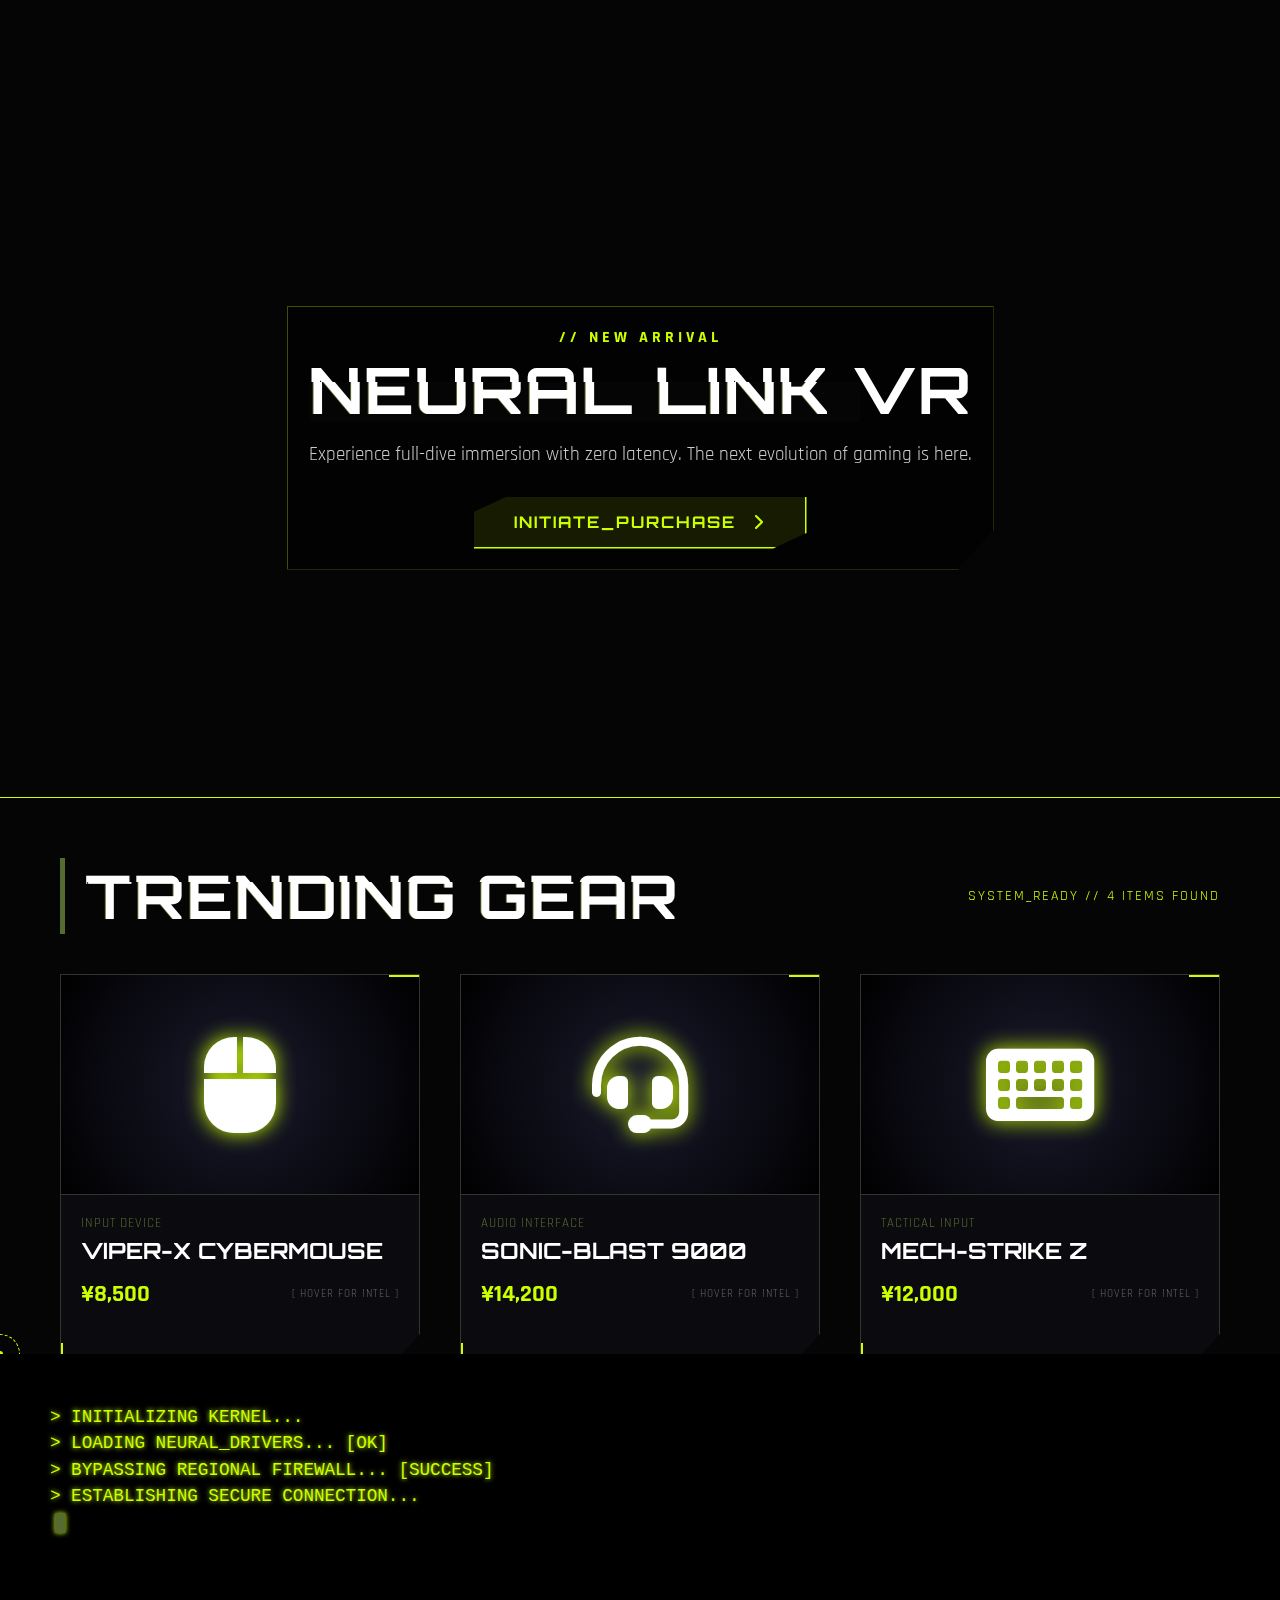
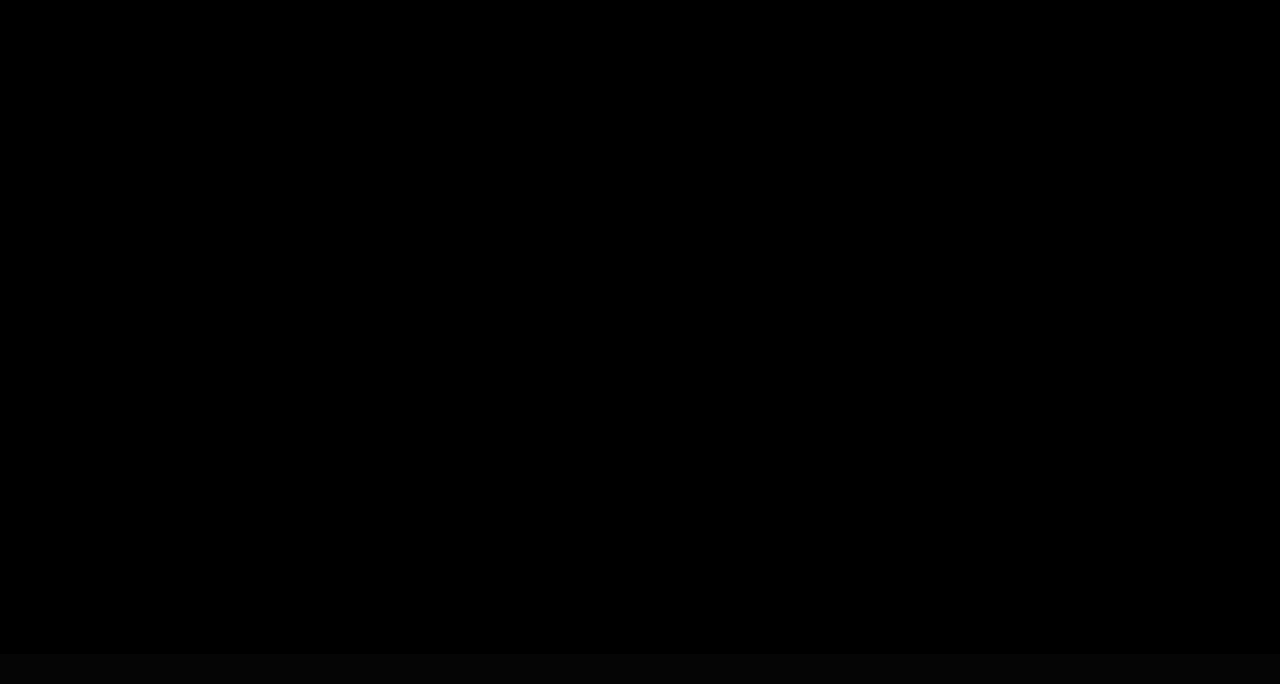
<file: index.html>
<!DOCTYPE html>
<html lang="en">
<head>
    <meta charset="UTF-8">
    <meta name="viewport" content="width=device-width, initial-scale=1.0">
    <title>GLITCH STORE // 2077 // ULTIMATE</title>
    <link href="https://fonts.googleapis.com/css2?family=Orbitron:wght@400;700;900&family=Rajdhani:wght@300;500;700&display=swap" rel="stylesheet">
    <link rel="stylesheet" href="https://cdnjs.cloudflare.com/ajax/libs/font-awesome/6.4.0/css/all.min.css">
    <link rel="stylesheet" href="style.css">
</head>
<body>

    <div class="cursor-outer"></div>
    <div class="cursor-inner"></div>

    <div id="boot-screen">
        <div class="boot-terminal">
            <div id="boot-text"></div>
            <div class="cursor-block">█</div>
        </div>
    </div>

    <canvas id="neural-canvas"></canvas>
    <div class="scanline-overlay"></div>

    <nav class="navbar reveal">
        <div class="brand glitch-text" data-text="GLITCH_STORE">GLITCH_STORE</div>
        <div class="nav-links">
            <a href="#" class="nav-link">HOME</a>
            <a href="#" class="nav-link">ARMORY</a>
            <a href="#" class="nav-link">CYBERNETICS</a>
            <a href="#" class="nav-link">SUPPORT</a>
        </div>
    </nav>

    <header class="hero reveal">
        <div class="hero-content">
            <h4 style="color: var(--neon-highlight); letter-spacing: 4px; margin-bottom: 10px;">// NEW ARRIVAL</h4>
            <h1 class="glitch-text" data-text="NEURAL LINK VR">NEURAL LINK VR</h1>
            <p>Experience full-dive immersion with zero latency. The next evolution of gaming is here.</p>
            <a href="#" class="cyber-btn" onclick="addToCart('Neural Link VR')">
                INITIATE_PURCHASE <i class="fas fa-chevron-right" style="margin-left: 10px;"></i>
            </a>
        </div>
    </header>

    <div class="container">
        <div class="section-title reveal">
            <h2 class="glitch-text" data-text="TRENDING GEAR">TRENDING GEAR</h2>
            <span>SYSTEM_READY // 4 ITEMS FOUND</span>
        </div>

        <div class="product-grid">
            
            <div class="product-card-container reveal">
                <div class="product-card-inner">
                    <div class="product-card-front">
                        <span class="tech-line tl-top-right"></span>
                        <span class="tech-line tl-bottom-left"></span>
                        <div class="card-image-container">
                            <i class="fas fa-mouse"></i>
                        </div>
                        <div class="card-details">
                            <div class="card-category">Input Device</div>
                            <h3 class="card-title">Viper-X CyberMouse</h3>
                            <div class="card-price-row">
                                <span class="price">¥8,500</span>
                                <span class="hover-hint">[ HOVER FOR INTEL ]</span>
                            </div>
                        </div>
                    </div>
                    <div class="product-card-back">
                        <h3 class="back-title">// TECH_SPECS</h3>
                        <ul class="spec-list">
                            <li><span>SENSOR:</span> Neural-Link V2</li>
                            <li><span>DPI:</span> 24,000 (Overclocked)</li>
                            <li><span>WEIGHT:</span> 45g Carbon Fiber</li>
                            <li><span>SWITCHES:</span> Optical 0.2ms</li>
                        </ul>
                        <div class="action-area">
                            <a href="#" class="cyber-btn-secondary" onclick="addToCart('Viper-X CyberMouse')">ADD TO CART <i class="fas fa-cart-plus"></i></a>
                        </div>
                    </div>
                </div>
            </div>

            <div class="product-card-container reveal">
                <div class="product-card-inner">
                    <div class="product-card-front">
                        <span class="tech-line tl-top-right"></span>
                        <span class="tech-line tl-bottom-left"></span>
                        <div class="card-image-container">
                            <i class="fas fa-headset"></i>
                        </div>
                        <div class="card-details">
                            <div class="card-category">Audio Interface</div>
                            <h3 class="card-title">Sonic-Blast 9000</h3>
                            <div class="card-price-row">
                                <span class="price">¥14,200</span>
                                <span class="hover-hint">[ HOVER FOR INTEL ]</span>
                            </div>
                        </div>
                    </div>
                    <div class="product-card-back">
                        <h3 class="back-title">// TECH_SPECS</h3>
                        <ul class="spec-list">
                            <li><span>DRIVER:</span> 50mm Graphene</li>
                            <li><span>AUDIO:</span> 7.1 Spatial AI</li>
                            <li><span>MIC:</span> Retractable / Noise-Canceling</li>
                            <li><span>BATTERY:</span> 80hr Nuclear-Cell</li>
                        </ul>
                        <div class="action-area">
                            <a href="#" class="cyber-btn-secondary" onclick="addToCart('Sonic-Blast 9000')">ADD TO CART <i class="fas fa-cart-plus"></i></a>
                        </div>
                    </div>
                </div>
            </div>

            <div class="product-card-container reveal">
                <div class="product-card-inner">
                    <div class="product-card-front">
                        <span class="tech-line tl-top-right"></span>
                        <span class="tech-line tl-bottom-left"></span>
                        <div class="card-image-container">
                            <i class="fas fa-keyboard"></i>
                        </div>
                        <div class="card-details">
                            <div class="card-category">Tactical Input</div>
                            <h3 class="card-title">Mech-Strike Z</h3>
                            <div class="card-price-row">
                                <span class="price">¥12,000</span>
                                <span class="hover-hint">[ HOVER FOR INTEL ]</span>
                            </div>
                        </div>
                    </div>
                    <div class="product-card-back">
                        <h3 class="back-title">// TECH_SPECS</h3>
                        <ul class="spec-list">
                            <li><span>SWITCH:</span> Purple Opto-Mechanical</li>
                            <li><span>CHASSIS:</span> Aircraft Aluminum</li>
                            <li><span>KEYCAPS:</span> Double-shot PBT</li>
                            <li><span>POLLING:</span> 8000Hz HyperPolling</li>
                        </ul>
                        <div class="action-area">
                            <a href="#" class="cyber-btn-secondary" onclick="addToCart('Mech-Strike Z')">ADD TO CART <i class="fas fa-cart-plus"></i></a>
                        </div>
                    </div>
                </div>
            </div>

            <div class="product-card-container reveal">
                <div class="product-card-inner">
                    <div class="product-card-front">
                        <span class="tech-line tl-top-right"></span>
                        <span class="tech-line tl-bottom-left"></span>
                        <div class="card-image-container">
                            <i class="fas fa-gamepad"></i>
                        </div>
                        <div class="card-details">
                            <div class="card-category">Controller</div>
                            <h3 class="card-title">Dual-Shock Titan</h3>
                            <div class="card-price-row">
                                <span class="price">¥9,900</span>
                                <span class="hover-hint">[ HOVER FOR INTEL ]</span>
                            </div>
                        </div>
                    </div>
                    <div class="product-card-back">
                        <h3 class="back-title">// TECH_SPECS</h3>
                        <ul class="spec-list">
                            <li><span>HAPTICS:</span> HD Rumble Motors</li>
                            <li><span>TRIGGERS:</span> Adaptive Resistance</li>
                            <li><span>GRIP:</span> Sweat-Resistant Bio-Mesh</li>
                            <li><span>CONNECT:</span> 2.4GHz / Bluetooth 5.2</li>
                        </ul>
                        <div class="action-area">
                            <a href="#" class="cyber-btn-secondary" onclick="addToCart('Dual-Shock Titan')">ADD TO CART <i class="fas fa-cart-plus"></i></a>
                        </div>
                    </div>
                </div>
            </div>

        </div>
    </div>

    <footer class="reveal">
        <div class="theme-selector">
            <p style="margin-bottom:10px; font-size:0.8rem; letter-spacing: 2px;">SYSTEM_THEME_OVERRIDE:</p>
            <button class="theme-btn theme-green" onclick="setTheme('green')" title="NETRUNNER (Default)"></button>
            <button class="theme-btn theme-red" onclick="setTheme('red')" title="ARASAKA (Aggressive)"></button>
            <button class="theme-btn theme-blue" onclick="setTheme('blue')" title="CORPO (Cool)"></button>
        </div>

        <div class="socials">
            <a href="#"><i class="fab fa-discord"></i></a>
            <a href="#"><i class="fab fa-whatsapp"></i></a>
            <a href="#"><i class="fab fa-instagram"></i></a>
            <a href="#"><i class="fab fa-facebook"></i></a>
        </div>
        <p>&copy; 2077 GLITCH_STORE SYSTEMS. ALL RIGHTS RESERVED.</p>
        <p style="font-size: 0.8rem; color: #444; margin-top: 10px;">TERMINAL_ID: #8849-XJ</p>
    </footer>

    <div class="hud-status-panel">
        <div class="hud-row">
            <span class="hud-label">STATUS:</span>
            <span class="hud-value blink-text" style="color: var(--neon-primary)">ONLINE</span>
        </div>
        <div class="hud-row">
            <span class="hud-label">LOG:</span>
            <span class="hud-value" id="system-log" style="font-size: 0.8rem; color: #fff;">Scanning...</span>
        </div>
        <div class="hud-row">
            <span class="hud-label">NETRUNNERS:</span>
            <span class="hud-value" id="netrunner-count">8,402</span>
        </div>
        <div class="hud-row">
            <span class="hud-label">PING:</span>
            <span class="hud-value" id="ping-count">12ms</span>
        </div>
    </div>

    <script src="script.js"></script>
</body>
</html>
</file>
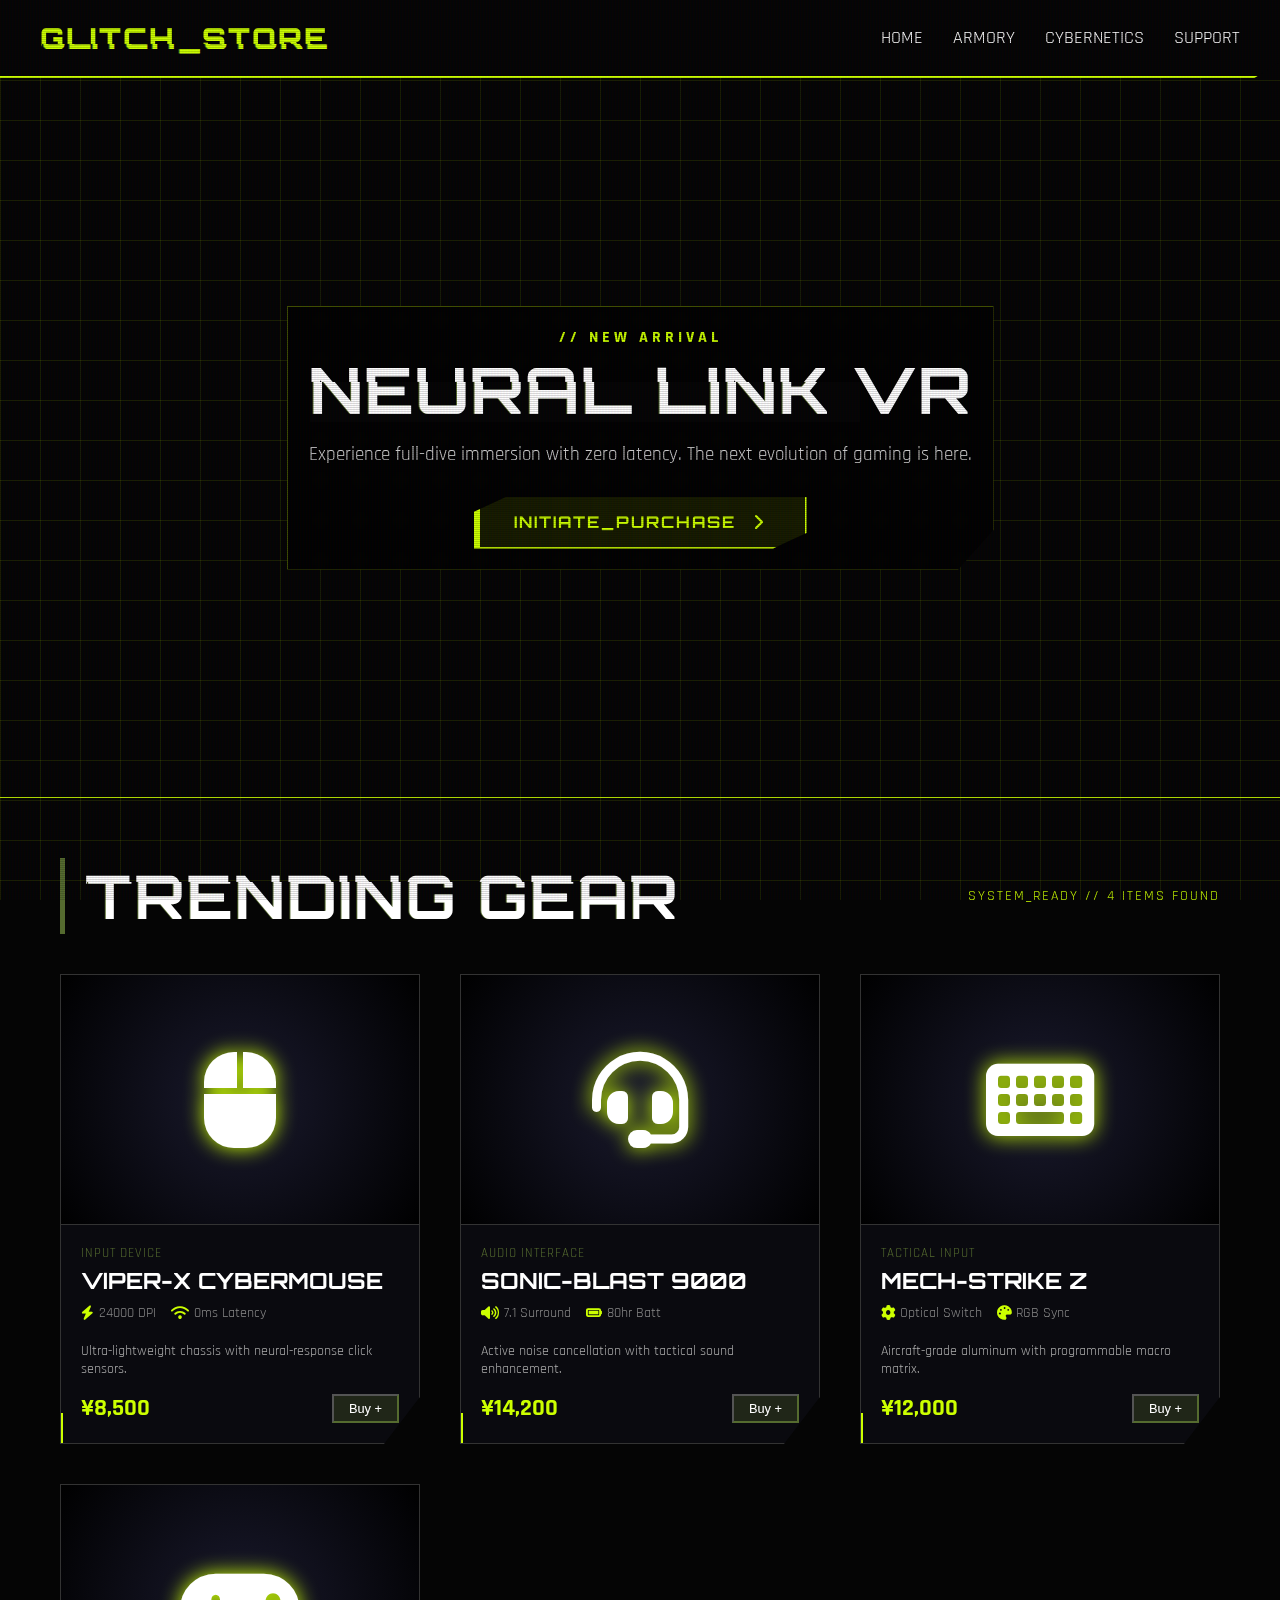
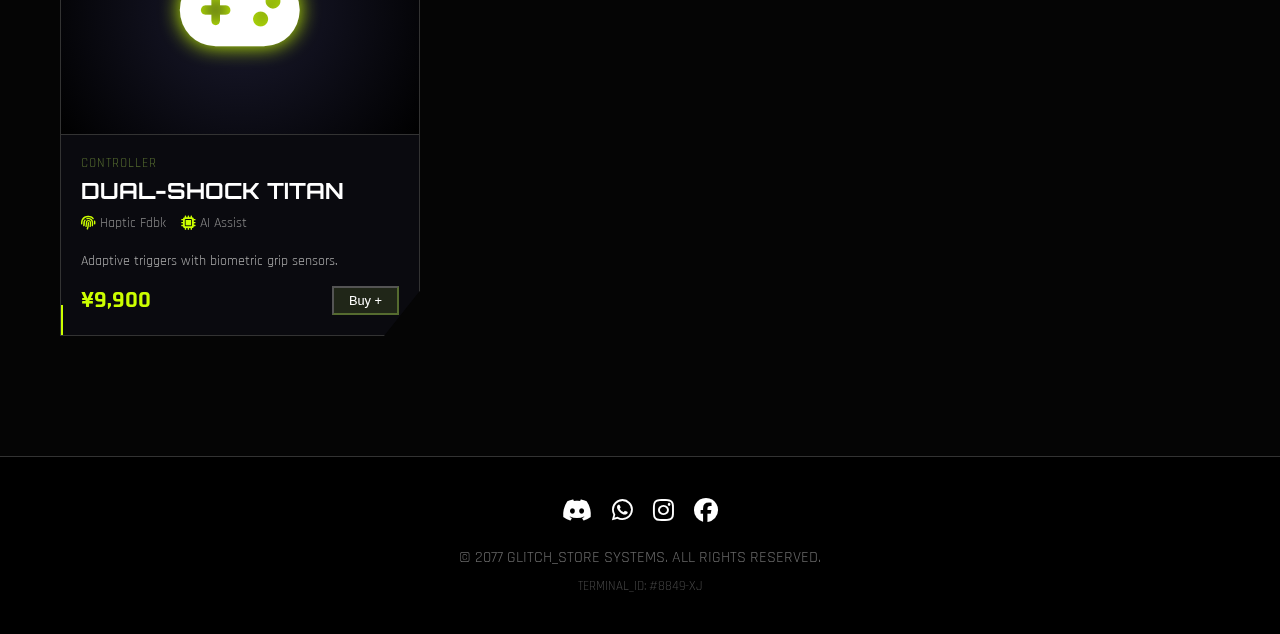
<file: Glitch store/index.html>
<!DOCTYPE html>
<html lang="en">
<head>
    <meta charset="UTF-8">
    <meta name="viewport" content="width=device-width, initial-scale=1.0">
    <title>GLITCH STORE // 2077</title>
    <link href="https://fonts.googleapis.com/css2?family=Orbitron:wght@400;700;900&family=Rajdhani:wght@300;500;700&display=swap" rel="stylesheet">
    <link rel="stylesheet" href="https://cdnjs.cloudflare.com/ajax/libs/font-awesome/6.4.0/css/all.min.css">
    
    <style>
        :root {
            /* NEW COLORS */
            --neon-primary: #CCFF00;  /* Previously Cyan */
            --neon-secondary: #556B2F; /* Previously Pink */
            --neon-highlight: #CCFF00; /* Previously Green */
            
            --cyber-black: #050505;
            --cyber-dark: #0a0a0f;
            --cyber-gray: #1a1a2e;
            /* Updated grid color to match #CCFF00 (204, 255, 0) */
            --grid-color: rgba(204, 255, 0, 0.1); 
        }

        * {
            box-sizing: border-box;
            margin: 0;
            padding: 0;
        }

        body {
            background-color: var(--cyber-black);
            color: #fff;
            font-family: 'Rajdhani', sans-serif;
            overflow-x: hidden;
            position: relative;
        }

        /* --- CRT Scanline Overlay --- */
        body::before {
            content: " ";
            display: block;
            position: fixed;
            top: 0;
            left: 0;
            bottom: 0;
            right: 0;
            background: linear-gradient(rgba(18, 16, 16, 0) 50%, rgba(0, 0, 0, 0.25) 50%), linear-gradient(90deg, rgba(255, 0, 0, 0.06), rgba(0, 255, 0, 0.02), rgba(0, 0, 255, 0.06));
            z-index: 9999;
            background-size: 100% 2px, 3px 100%;
            pointer-events: none;
            opacity: 0.6;
        }

        /* --- Background Grid --- */
        .cyber-grid-bg {
            position: fixed;
            top: 0;
            left: 0;
            width: 100%;
            height: 100%;
            background-image: 
                linear-gradient(var(--grid-color) 1px, transparent 1px),
                linear-gradient(90deg, var(--grid-color) 1px, transparent 1px);
            background-size: 40px 40px;
            z-index: -1;
            perspective: 500px;
            transform-style: preserve-3d;
        }

        /* --- Typography & Glitch Effects --- */
        h1, h2, h3, .brand {
            font-family: 'Orbitron', sans-serif;
            text-transform: uppercase;
        }

        .glitch-text {
            position: relative;
            color: #fff;
            letter-spacing: 2px;
        }
        
        .glitch-text::before, .glitch-text::after {
            content: attr(data-text);
            position: absolute;
            top: 0;
            left: 0;
            width: 100%;
            height: 100%;
            background: var(--cyber-black);
        }

        .glitch-text::before {
            left: 2px;
            text-shadow: -1px 0 var(--neon-secondary);
            clip: rect(24px, 550px, 90px, 0);
            animation: glitch-anim 3s infinite linear alternate-reverse;
        }

        .glitch-text::after {
            left: -2px;
            text-shadow: -1px 0 var(--neon-primary);
            clip: rect(85px, 550px, 140px, 0);
            animation: glitch-anim 2s infinite linear alternate-reverse;
        }

        @keyframes glitch-anim {
            0% { clip: rect(14px, 9999px, 127px, 0); }
            20% { clip: rect(66px, 9999px, 8px, 0); }
            40% { clip: rect(108px, 9999px, 86px, 0); }
            60% { clip: rect(23px, 9999px, 16px, 0); }
            80% { clip: rect(94px, 9999px, 59px, 0); }
            100% { clip: rect(48px, 9999px, 118px, 0); }
        }

        /* --- UI Components --- */
        
        /* Navbar */
        .navbar {
            display: flex;
            justify-content: space-between;
            align-items: center;
            padding: 20px 40px;
            border-bottom: 2px solid var(--neon-primary);
            background: rgba(5, 5, 5, 0.9);
            backdrop-filter: blur(10px);
            position: sticky;
            top: 0;
            z-index: 100;
            clip-path: polygon(0 0, 100% 0, 100% 80%, 98% 100%, 0 100%);
        }

        .brand {
            font-size: 1.8rem;
            color: var(--neon-primary);
            font-weight: 900;
        }

        .nav-links {
            display: flex;
            gap: 30px;
        }

        .nav-link {
            text-decoration: none;
            color: #fff;
            font-size: 1.1rem;
            position: relative;
            transition: 0.3s;
        }

        .nav-link:hover {
            color: var(--neon-secondary);
            text-shadow: 0 0 10px var(--neon-secondary);
        }

        .cart-icon {
            position: relative;
            cursor: pointer;
        }

        .cart-count {
            position: absolute;
            top: -10px;
            right: -10px;
            background: var(--neon-secondary);
            color: #fff;
            font-weight: bold;
            font-size: 0.8rem;
            padding: 2px 6px;
            clip-path: polygon(20% 0%, 100% 0, 100% 100%, 0% 100%, 0 20%);
        }

        /* Buttons */
        .cyber-btn {
            background: transparent;
            border: none;
            color: var(--neon-primary);
            font-family: 'Orbitron', sans-serif;
            font-weight: bold;
            font-size: 1rem;
            padding: 15px 40px;
            position: relative;
            cursor: pointer;
            text-transform: uppercase;
            letter-spacing: 2px;
            transition: 0.3s;
            clip-path: polygon(10% 0, 100% 0, 100% 70%, 90% 100%, 0 100%, 0 30%);
            background-color: rgba(204, 255, 0, 0.1);
            border-right: 2px solid var(--neon-primary);
            border-bottom: 2px solid var(--neon-primary);
        }

        .cyber-btn::before {
            content: '';
            position: absolute;
            top: 0;
            left: 0;
            width: 6px;
            height: 100%;
            background-color: var(--neon-primary);
            transition: 0.3s;
        }

        .cyber-btn:hover {
            background-color: var(--neon-primary);
            color: #000;
            box-shadow: 0 0 20px var(--neon-primary);
        }

        .cyber-btn-secondary {
            color: #fff;
            background-color: rgba(85, 107, 47, 0.3);
            border-right: 2px solid var(--neon-secondary);
            border-bottom: 2px solid var(--neon-secondary);
        }

        .cyber-btn-secondary::before {
            background-color: var(--neon-secondary);
        }

        .cyber-btn-secondary:hover {
            background-color: var(--neon-secondary);
            color: #fff;
            box-shadow: 0 0 20px var(--neon-secondary);
        }

        /* Hero Section */
        .hero {
            height: 80vh;
            display: flex;
            align-items: center;
            justify-content: center;
            position: relative;
            border-bottom: 1px solid var(--neon-primary);
            overflow: hidden;
        }
        
        .hero-content {
            text-align: center;
            z-index: 2;
            max-width: 800px;
            padding: 20px;
            background: rgba(0,0,0,0.6);
            border: 1px solid rgba(204, 255, 0, 0.3);
            backdrop-filter: blur(5px);
            clip-path: polygon(0 0, 100% 0, 100% 85%, 95% 100%, 0 100%, 0 15%);
        }

        .hero h1 {
            font-size: 4rem;
            margin-bottom: 20px;
            line-height: 1;
        }

        .hero p {
            font-size: 1.2rem;
            margin-bottom: 30px;
            color: #ccc;
        }

        /* Products Grid */
        .container {
            max-width: 1200px;
            margin: 0 auto;
            padding: 60px 20px;
        }

        .section-title {
            font-size: 2.5rem;
            margin-bottom: 40px;
            border-left: 5px solid var(--neon-secondary);
            padding-left: 20px;
            display: flex;
            align-items: center;
            justify-content: space-between;
        }
        
        .section-title span {
            font-size: 0.9rem;
            font-family: 'Rajdhani', sans-serif;
            color: var(--neon-primary);
            letter-spacing: 2px;
        }

        .product-grid {
            display: grid;
            grid-template-columns: repeat(auto-fit, minmax(300px, 1fr));
            gap: 40px;
        }

        /* Cyber Product Card */
        .product-card {
            background: var(--cyber-dark);
            position: relative;
            transition: 0.3s;
            border: 1px solid #333;
        }

        /* Card Decoration: Corner Cuts */
        .product-card {
            clip-path: polygon(
                0 0, 
                100% 0, 
                100% 90%, 
                90% 100%, 
                0 100%
            );
        }

        .product-card::before {
            content: '';
            position: absolute;
            top: 0;
            left: 0;
            width: 100%;
            height: 100%;
            border: 1px solid transparent;
            z-index: 10;
            pointer-events: none;
            transition: 0.3s;
        }

        .product-card:hover {
            transform: translateY(-5px);
            box-shadow: 0 0 15px rgba(204, 255, 0, 0.2);
            border-color: var(--neon-primary);
        }

        .card-image-container {
            height: 250px;
            background: radial-gradient(circle at center, #1a1a2e 0%, #000 100%);
            display: flex;
            align-items: center;
            justify-content: center;
            position: relative;
            overflow: hidden;
            border-bottom: 1px solid #333;
        }

        .card-image-container i {
            font-size: 6rem;
            color: #fff;
            filter: drop-shadow(0 0 10px var(--neon-primary));
            transition: 0.3s;
        }

        .product-card:hover .card-image-container i {
            transform: scale(1.1);
            color: var(--neon-primary);
        }

        /* Holographic Overlay on Hover */
        .card-image-container::after {
            content: '';
            position: absolute;
            top: -50%;
            left: -50%;
            width: 200%;
            height: 200%;
            background: linear-gradient(
                45deg,
                transparent 45%,
                rgba(204, 255, 0, 0.1) 50%,
                transparent 55%
            );
            transform: rotate(45deg) translateY(-100%);
            transition: 0.5s;
            opacity: 0;
        }

        .product-card:hover .card-image-container::after {
            opacity: 1;
            transform: rotate(45deg) translateY(100%);
        }

        .card-details {
            padding: 20px;
            position: relative;
        }

        .card-category {
            color: var(--neon-secondary);
            font-size: 0.8rem;
            text-transform: uppercase;
            letter-spacing: 1px;
            margin-bottom: 5px;
        }

        .card-title {
            font-size: 1.4rem;
            margin-bottom: 10px;
            font-family: 'Orbitron', sans-serif;
        }

        .card-stats {
            display: flex;
            gap: 15px;
            margin-bottom: 20px;
            font-size: 0.9rem;
            color: #888;
        }
        
        .stat-item {
            display: flex;
            align-items: center;
            gap: 5px;
        }

        .stat-item i {
            color: var(--neon-highlight);
        }

        .card-price-row {
            display: flex;
            justify-content: space-between;
            align-items: center;
            margin-top: 15px;
        }

        .price {
            font-size: 1.5rem;
            color: var(--neon-primary);
            font-weight: 700;
        }

        /* Decorative "Tech" Lines */
        .tech-line {
            position: absolute;
            background: var(--neon-primary);
        }
        .tl-top-right {
            top: 0;
            right: 0;
            width: 30px;
            height: 2px;
        }
        .tl-bottom-left {
            bottom: 0;
            left: 0;
            width: 2px;
            height: 30px;
        }

        /* Footer */
        footer {
            border-top: 1px solid #333;
            padding: 40px;
            background: #000;
            text-align: center;
            color: #666;
            margin-top: 60px;
        }

        footer .socials {
            display: flex;
            justify-content: center;
            gap: 20px;
            margin-bottom: 20px;
        }
        
        footer a {
            color: #fff;
            font-size: 1.5rem;
            transition: 0.3s;
        }

        footer a:hover {
            color: var(--neon-secondary);
            transform: translateY(-3px);
        }

        /* Mobile Responsive */
        @media (max-width: 768px) {
            .navbar {
                padding: 15px;
                flex-direction: column;
                gap: 15px;
                clip-path: none;
                border-bottom: 1px solid var(--neon-primary);
            }
            .hero h1 {
                font-size: 2.5rem;
            }
            .nav-links {
                font-size: 0.9rem;
                gap: 15px;
            }
        }
    </style>
</head>
<body>

    <div class="cyber-grid-bg"></div>

    <nav class="navbar">
        <div class="brand glitch-text" data-text="GLITCH_STORE">GLITCH_STORE</div>
        <div class="nav-links">
            <a href="#" class="nav-link">HOME</a>
            <a href="#" class="nav-link">ARMORY</a>
            <a href="#" class="nav-link">CYBERNETICS</a>
            <a href="#" class="nav-link">SUPPORT</a>
        </div>
      
    </nav>

    <header class="hero">
        <div class="hero-content">
            <h4 style="color: var(--neon-highlight); letter-spacing: 4px; margin-bottom: 10px;">// NEW ARRIVAL</h4>
            <h1 class="glitch-text" data-text="NEURAL LINK VR">NEURAL LINK VR</h1>
            <p>Experience full-dive immersion with zero latency. The next evolution of gaming is here.</p>
            <button class="cyber-btn">
                INITIATE_PURCHASE <i class="fas fa-chevron-right" style="margin-left: 10px;"></i>
            </button>
        </div>
    </header>

    <div class="container">
        <div class="section-title">
            <h2 class="glitch-text" data-text="TRENDING GEAR">TRENDING GEAR</h2>
            <span>SYSTEM_READY // 4 ITEMS FOUND</span>
        </div>

        <div class="product-grid">
            
            <article class="product-card">
                <span class="tech-line tl-top-right"></span>
                <span class="tech-line tl-bottom-left"></span>
                <div class="card-image-container">
                    <i class="fas fa-mouse"></i>
                </div>
                <div class="card-details">
                    <div class="card-category">Input Device</div>
                    <h3 class="card-title">Viper-X CyberMouse</h3>
                    <div class="card-stats">
                        <div class="stat-item"><i class="fas fa-bolt"></i> 24000 DPI</div>
                        <div class="stat-item"><i class="fas fa-wifi"></i> 0ms Latency</div>
                    </div>
                    <p style="color:#aaa; font-size:0.9rem; margin-bottom:15px;">Ultra-lightweight chassis with neural-response click sensors.</p>
                    <div class="card-price-row">
                        <span class="price">¥8,500</span>
                        <button class="cyber-btn-secondary" style="padding: 5px 15px; font-size: 0.8rem;">Buy +</button>
                    </div>
                </div>
            </article>

            <article class="product-card">
                <span class="tech-line tl-top-right"></span>
                <span class="tech-line tl-bottom-left"></span>
                <div class="card-image-container">
                    <i class="fas fa-headset"></i>
                </div>
                <div class="card-details">
                    <div class="card-category">Audio Interface</div>
                    <h3 class="card-title">Sonic-Blast 9000</h3>
                    <div class="card-stats">
                        <div class="stat-item"><i class="fas fa-volume-up"></i> 7.1 Surround</div>
                        <div class="stat-item"><i class="fas fa-battery-full"></i> 80hr Batt</div>
                    </div>
                    <p style="color:#aaa; font-size:0.9rem; margin-bottom:15px;">Active noise cancellation with tactical sound enhancement.</p>
                    <div class="card-price-row">
                        <span class="price">¥14,200</span>
                        <button class="cyber-btn-secondary" style="padding: 5px 15px; font-size: 0.8rem;">Buy +</button>
                    </div>
                </div>
            </article>

            <article class="product-card">
                <span class="tech-line tl-top-right"></span>
                <span class="tech-line tl-bottom-left"></span>
                <div class="card-image-container">
                    <i class="fas fa-keyboard"></i>
                </div>
                <div class="card-details">
                    <div class="card-category">Tactical Input</div>
                    <h3 class="card-title">Mech-Strike Z</h3>
                    <div class="card-stats">
                        <div class="stat-item"><i class="fas fa-cog"></i> Optical Switch</div>
                        <div class="stat-item"><i class="fas fa-palette"></i> RGB Sync</div>
                    </div>
                    <p style="color:#aaa; font-size:0.9rem; margin-bottom:15px;">Aircraft-grade aluminum with programmable macro matrix.</p>
                    <div class="card-price-row">
                        <span class="price">¥12,000</span>
                        <button class="cyber-btn-secondary" style="padding: 5px 15px; font-size: 0.8rem;">Buy +</button>
                    </div>
                </div>
            </article>

            <article class="product-card">
                <span class="tech-line tl-top-right"></span>
                <span class="tech-line tl-bottom-left"></span>
                <div class="card-image-container">
                    <i class="fas fa-gamepad"></i>
                </div>
                <div class="card-details">
                    <div class="card-category">Controller</div>
                    <h3 class="card-title">Dual-Shock Titan</h3>
                    <div class="card-stats">
                        <div class="stat-item"><i class="fas fa-fingerprint"></i> Haptic Fdbk</div>
                        <div class="stat-item"><i class="fas fa-microchip"></i> AI Assist</div>
                    </div>
                    <p style="color:#aaa; font-size:0.9rem; margin-bottom:15px;">Adaptive triggers with biometric grip sensors.</p>
                    <div class="card-price-row">
                        <span class="price">¥9,900</span>
                        <button class="cyber-btn-secondary" style="padding: 5px 15px; font-size: 0.8rem;">Buy +</button>
                    </div>
                </div>
            </article>

        </div>
    </div>

    <footer>
        <div class="socials">
            <a href="#"><i class="fab fa-discord"></i></a>
            <a href="#"><i class="fab fa-whatsapp"></i></a>
            <a href="#"><i class="fab fa-instagram"></i></a>
            <a href="#"><i class="fab fa-facebook"></i></a>
        </div>
        <p>&copy; 2077 GLITCH_STORE SYSTEMS. ALL RIGHTS RESERVED.</p>
        <p style="font-size: 0.8rem; color: #444; margin-top: 10px;">TERMINAL_ID: #8849-XJ</p>
    </footer>
</body>
</html>
</file>
<file: style.css>
:root {
    /* DEFAULT THEME (Toxic Green) */
    --neon-primary: #CCFF00;  
    --neon-secondary: #556B2F; 
    --neon-highlight: #CCFF00;
    
    --cyber-black: #050505;
    --cyber-dark: #0a0a0f;
    --cyber-gray: #1a1a2e;
}

/* --- THEME OVERRIDES --- */
body.theme-red {
    --neon-primary: #FF003C;  
    --neon-secondary: #800000; 
    --neon-highlight: #FF003C;
}

body.theme-blue {
    --neon-primary: #00F0FF;  
    --neon-secondary: #005f6b; 
    --neon-highlight: #00F0FF;
}

* {
    box-sizing: border-box;
    margin: 0;
    padding: 0;
}

body {
    background-color: var(--cyber-black);
    color: #fff;
    font-family: 'Rajdhani', sans-serif;
    overflow-x: hidden;
    position: relative;
    cursor: none; 
}

/* --- CUSTOM CURSOR --- */
.cursor-outer {
    width: 40px;
    height: 40px;
    border: 1px dashed var(--neon-primary);
    border-radius: 50%;
    position: fixed;
    pointer-events: none;
    z-index: 10000;
    transform: translate(-50%, -50%);
    transition: width 0.2s, height 0.2s, border-color 0.2s;
    animation: rotateCursor 4s linear infinite;
}

.cursor-inner {
    width: 6px;
    height: 6px;
    background-color: var(--neon-highlight);
    border-radius: 50%;
    position: fixed;
    pointer-events: none;
    z-index: 10000;
    transform: translate(-50%, -50%);
}

@keyframes rotateCursor {
    0% { transform: translate(-50%, -50%) rotate(0deg); }
    100% { transform: translate(-50%, -50%) rotate(360deg); }
}

.cursor-hover .cursor-outer {
    width: 50px;
    height: 50px;
    border-color: #fff;
    border-style: solid;
    background-color: rgba(255, 255, 255, 0.1);
}

/* --- CANVAS BACKGROUND (Neural Network) --- */
#neural-canvas {
    position: fixed;
    top: 0;
    left: 0;
    width: 100%;
    height: 100%;
    z-index: -2; /* Behind everything */
    background-color: var(--cyber-black);
}

/* Scanline Overlay on top of canvas */
.scanline-overlay {
    position: fixed;
    top: 0;
    left: 0;
    width: 100%;
    height: 100%;
    z-index: -1;
    background: linear-gradient(rgba(18, 16, 16, 0) 50%, rgba(0, 0, 0, 0.25) 50%), linear-gradient(90deg, rgba(255, 0, 0, 0.06), rgba(0, 255, 0, 0.02), rgba(0, 0, 255, 0.06));
    background-size: 100% 2px, 3px 100%;
    pointer-events: none;
    opacity: 0.6;
}

/* --- SCROLL REVEAL ANIMATION --- */
.reveal {
    opacity: 0;
    transform: translateY(30px);
    transition: all 0.8s ease-out;
}

.reveal.active {
    opacity: 1;
    transform: translateY(0);
}

/* --- BOOT SCREEN --- */
#boot-screen {
    position: fixed;
    top: 0;
    left: 0;
    width: 100%;
    height: 100%;
    background-color: #000;
    z-index: 99999;
    display: flex;
    align-items: flex-start;
    justify-content: flex-start;
    padding: 50px;
    font-family: 'Courier New', monospace;
    color: var(--neon-primary);
    transition: opacity 1s ease-out; 
}

.boot-terminal {
    font-size: 1.1rem;
    line-height: 1.5;
    text-shadow: 0 0 5px var(--neon-primary);
    max-width: 800px;
}

.cursor-block {
    display: inline-block;
    animation: blink-cursor 0.5s infinite;
    margin-left: 5px;
    color: var(--neon-secondary);
}

@keyframes blink-cursor {
    0%, 100% { opacity: 1; }
    50% { opacity: 0; }
}

.boot-hidden {
    opacity: 0;
    pointer-events: none;
}

/* --- Typography & Glitch --- */
h1, h2, h3, .brand {
    font-family: 'Orbitron', sans-serif;
    text-transform: uppercase;
}

.glitch-text {
    position: relative;
    color: #fff;
    letter-spacing: 2px;
}

.glitch-text::before, .glitch-text::after {
    content: attr(data-text);
    position: absolute;
    top: 0;
    left: 0;
    width: 100%;
    height: 100%;
    background: var(--cyber-black); /* Matches bg */
}

.glitch-text::before {
    left: 2px;
    text-shadow: -1px 0 var(--neon-secondary);
    clip: rect(24px, 550px, 90px, 0);
    animation: glitch-anim 3s infinite linear alternate-reverse;
}

.glitch-text::after {
    left: -2px;
    text-shadow: -1px 0 var(--neon-primary);
    clip: rect(85px, 550px, 140px, 0);
    animation: glitch-anim 2s infinite linear alternate-reverse;
}

@keyframes glitch-anim {
    0% { clip: rect(14px, 9999px, 127px, 0); }
    20% { clip: rect(66px, 9999px, 8px, 0); }
    40% { clip: rect(108px, 9999px, 86px, 0); }
    60% { clip: rect(23px, 9999px, 16px, 0); }
    80% { clip: rect(94px, 9999px, 59px, 0); }
    100% { clip: rect(48px, 9999px, 118px, 0); }
}

/* --- Navbar --- */
.navbar {
    display: flex;
    justify-content: space-between;
    align-items: center;
    padding: 20px 40px;
    border-bottom: 2px solid var(--neon-primary);
    background: rgba(5, 5, 5, 0.9);
    backdrop-filter: blur(10px);
    position: sticky;
    top: 0;
    z-index: 100;
    clip-path: polygon(0 0, 100% 0, 100% 80%, 98% 100%, 0 100%);
}

.brand {
    font-size: 1.8rem;
    color: var(--neon-primary);
    font-weight: 900;
}

.nav-links {
    display: flex;
    gap: 30px;
}

.nav-link {
    text-decoration: none;
    color: #fff;
    font-size: 1.1rem;
    position: relative;
    transition: 0.3s;
}

.nav-link:hover {
    color: var(--neon-secondary);
    text-shadow: 0 0 10px var(--neon-secondary);
}

/* --- Buttons --- */
.cyber-btn {
    display: inline-block;
    text-decoration: none;
    background: transparent;
    border: none;
    color: var(--neon-primary);
    font-family: 'Orbitron', sans-serif;
    font-weight: bold;
    font-size: 1rem;
    padding: 15px 40px;
    position: relative;
    cursor: pointer;
    text-transform: uppercase;
    letter-spacing: 2px;
    transition: 0.3s;
    clip-path: polygon(10% 0, 100% 0, 100% 70%, 90% 100%, 0 100%, 0 30%);
    background-color: rgba(204, 255, 0, 0.1);
    border-right: 2px solid var(--neon-primary);
    border-bottom: 2px solid var(--neon-primary);
}

.cyber-btn:hover {
    background-color: var(--neon-primary);
    color: #000;
    box-shadow: 0 0 20px var(--neon-primary);
}

.cyber-btn-secondary {
    display: inline-block;
    text-decoration: none;
    color: #fff;
    background-color: rgba(85, 107, 47, 0.3);
    border-right: 2px solid var(--neon-secondary);
    border-bottom: 2px solid var(--neon-secondary);
    font-family: 'Orbitron', sans-serif;
    font-weight: bold;
    position: relative;
    cursor: pointer;
    text-transform: uppercase;
    letter-spacing: 2px;
    transition: 0.3s;
    clip-path: polygon(10% 0, 100% 0, 100% 70%, 90% 100%, 0 100%, 0 30%);
    padding: 5px 15px; 
    font-size: 0.8rem;
}

.cyber-btn-secondary:hover {
    background-color: var(--neon-secondary);
    color: #fff;
    box-shadow: 0 0 20px var(--neon-secondary);
}

/* --- Hero --- */
.hero {
    height: 80vh;
    display: flex;
    align-items: center;
    justify-content: center;
    position: relative;
    border-bottom: 1px solid var(--neon-primary);
    overflow: hidden;
}

.hero-content {
    text-align: center;
    z-index: 2;
    max-width: 800px;
    padding: 20px;
    background: rgba(0,0,0,0.6);
    border: 1px solid rgba(204, 255, 0, 0.3);
    backdrop-filter: blur(5px);
    clip-path: polygon(0 0, 100% 0, 100% 85%, 95% 100%, 0 100%, 0 15%);
}

.hero h1 {
    font-size: 4rem;
    margin-bottom: 20px;
    line-height: 1;
}

.hero p {
    font-size: 1.2rem;
    margin-bottom: 30px;
    color: #ccc;
}

/* --- Layout --- */
.container {
    max-width: 1200px;
    margin: 0 auto;
    padding: 60px 20px;
}

.section-title {
    font-size: 2.5rem;
    margin-bottom: 40px;
    border-left: 5px solid var(--neon-secondary);
    padding-left: 20px;
    display: flex;
    align-items: center;
    justify-content: space-between;
}

.section-title span {
    font-size: 0.9rem;
    font-family: 'Rajdhani', sans-serif;
    color: var(--neon-primary);
    letter-spacing: 2px;
}

.product-grid {
    display: grid;
    grid-template-columns: repeat(auto-fit, minmax(300px, 1fr));
    gap: 40px;
}

/* --- 3D FLIP CARDS --- */
.product-card-container {
    background-color: transparent;
    width: 100%;
    height: 400px; 
    perspective: 1000px;
    margin-bottom: 20px;
}

.product-card-inner {
    position: relative;
    width: 100%;
    height: 100%;
    text-align: left;
    transition: transform 0.8s cubic-bezier(0.175, 0.885, 0.32, 1.275);
    transform-style: preserve-3d;
}

.product-card-container:hover .product-card-inner {
    transform: rotateY(180deg);
}

.product-card-front, .product-card-back {
    position: absolute;
    width: 100%;
    height: 100%;
    -webkit-backface-visibility: hidden;
    backface-visibility: hidden;
    background: var(--cyber-dark);
    border: 1px solid #333;
    clip-path: polygon(0 0, 100% 0, 100% 90%, 90% 100%, 0 100%);
    transition: border-color 0.3s;
}

/* FRONT FACE */
.product-card-front {
    z-index: 2;
    display: flex;
    flex-direction: column;
}

.product-card-container:hover .product-card-front {
    border-color: var(--neon-primary);
}

.card-image-container {
    height: 220px;
    background: radial-gradient(circle at center, #1a1a2e 0%, #000 100%);
    display: flex;
    align-items: center;
    justify-content: center;
    position: relative;
    overflow: hidden;
    border-bottom: 1px solid #333;
}

.card-image-container i {
    font-size: 6rem;
    color: #fff;
    filter: drop-shadow(0 0 10px var(--neon-primary));
    transition: 0.3s;
}

.product-card-container:hover .card-image-container i {
    transform: scale(1.1);
    color: var(--neon-primary);
}

.card-details {
    padding: 20px;
    flex-grow: 1;
}

.card-category {
    color: var(--neon-secondary);
    font-size: 0.8rem;
    text-transform: uppercase;
    letter-spacing: 1px;
    margin-bottom: 5px;
}

.card-title {
    font-size: 1.4rem;
    margin-bottom: 10px;
    font-family: 'Orbitron', sans-serif;
}

.card-price-row {
    display: flex;
    justify-content: space-between;
    align-items: center;
    margin-top: 15px;
}

.price {
    font-size: 1.5rem;
    color: var(--neon-primary);
    font-weight: 700;
}

.hover-hint {
    font-size: 0.7rem;
    color: #666;
    letter-spacing: 1px;
}

/* BACK FACE */
.product-card-back {
    transform: rotateY(180deg);
    background: linear-gradient(135deg, var(--cyber-black) 0%, #111 100%);
    border: 1px solid var(--neon-secondary);
    padding: 30px;
    display: flex;
    flex-direction: column;
}

.back-title {
    color: var(--neon-primary);
    margin-bottom: 20px;
    font-size: 1.2rem;
    border-bottom: 2px solid var(--neon-secondary);
    padding-bottom: 10px;
    display: inline-block;
}

.spec-list {
    list-style: none;
    margin-bottom: auto; /* Pushes action area down */
}

.spec-list li {
    display: flex;
    justify-content: space-between;
    margin-bottom: 15px;
    font-size: 0.9rem;
    color: #ccc;
    border-bottom: 1px solid rgba(255,255,255,0.05);
    padding-bottom: 5px;
}

.spec-list li span {
    color: var(--neon-secondary);
    font-weight: bold;
    letter-spacing: 1px;
}

.action-area {
    text-align: center;
    margin-top: 20px;
}

/* Decorative Lines */
.tech-line {
    position: absolute;
    background: var(--neon-primary);
    z-index: 5;
}
.tl-top-right {
    top: 0;
    right: 0;
    width: 30px;
    height: 2px;
}
.tl-bottom-left {
    bottom: 0;
    left: 0;
    width: 2px;
    height: 30px;
}

/* --- HUD SYSTEM STATUS --- */
.hud-status-panel {
    position: fixed;
    bottom: 20px;
    right: 20px;
    width: 200px;
    background: rgba(5, 5, 5, 0.85);
    border: 1px solid #333;
    border-left: 3px solid var(--neon-primary);
    padding: 15px;
    z-index: 1000;
    font-family: 'Rajdhani', sans-serif;
    backdrop-filter: blur(5px);
    clip-path: polygon(0 0, 100% 0, 100% 100%, 15% 100%, 0 85%);
    box-shadow: 0 0 10px rgba(204, 255, 0, 0.1);
}

.hud-row {
    display: flex;
    justify-content: space-between;
    margin-bottom: 5px;
    font-size: 0.9rem;
    align-items: center;
}

.hud-label {
    color: #888;
    font-weight: 500;
}

.hud-value {
    color: #fff;
    font-weight: 700;
    letter-spacing: 1px;
    font-family: 'Orbitron', sans-serif;
}

.blink-text {
    animation: blinker 2s linear infinite;
}

@keyframes blinker {
    50% { opacity: 0.3; }
}

/* --- Footer & Theme Selector --- */
footer {
    border-top: 1px solid #333;
    padding: 40px;
    background: #000;
    text-align: center;
    color: #666;
    margin-top: 60px;
}

.theme-selector {
    margin-bottom: 30px;
    border-bottom: 1px dashed #333;
    padding-bottom: 20px;
    display: inline-block;
}

.theme-btn {
    width: 20px;
    height: 20px;
    border: none;
    margin: 0 5px;
    cursor: pointer;
    transform: skewX(-20deg);
    transition: 0.3s;
    border: 1px solid #fff;
}

.theme-btn:hover { transform: scale(1.2) skewX(-20deg); }

/* Theme Colors */
.theme-green { background-color: #CCFF00; }
.theme-red   { background-color: #FF003C; }
.theme-blue  { background-color: #00F0FF; }

footer .socials {
    display: flex;
    justify-content: center;
    gap: 20px;
    margin-bottom: 20px;
}

footer a {
    color: #fff;
    font-size: 1.5rem;
    transition: 0.3s;
}

footer a:hover {
    color: var(--neon-secondary);
    transform: translateY(-3px);
}

/* --- Mobile --- */
@media (max-width: 768px) {
    .navbar {
        padding: 15px;
        flex-direction: column;
        gap: 15px;
        clip-path: none;
        border-bottom: 1px solid var(--neon-primary);
    }
    .hero h1 {
        font-size: 2.5rem;
    }
    .hud-status-panel {
        bottom: 0;
        right: 0;
        width: 100%;
        border-left: none;
        border-top: 2px solid var(--neon-primary);
        clip-path: none;
        display: flex;
        justify-content: space-around;
        padding: 10px;
    }
    .hud-row { margin-bottom: 0; gap: 5px;}
}
</file>
